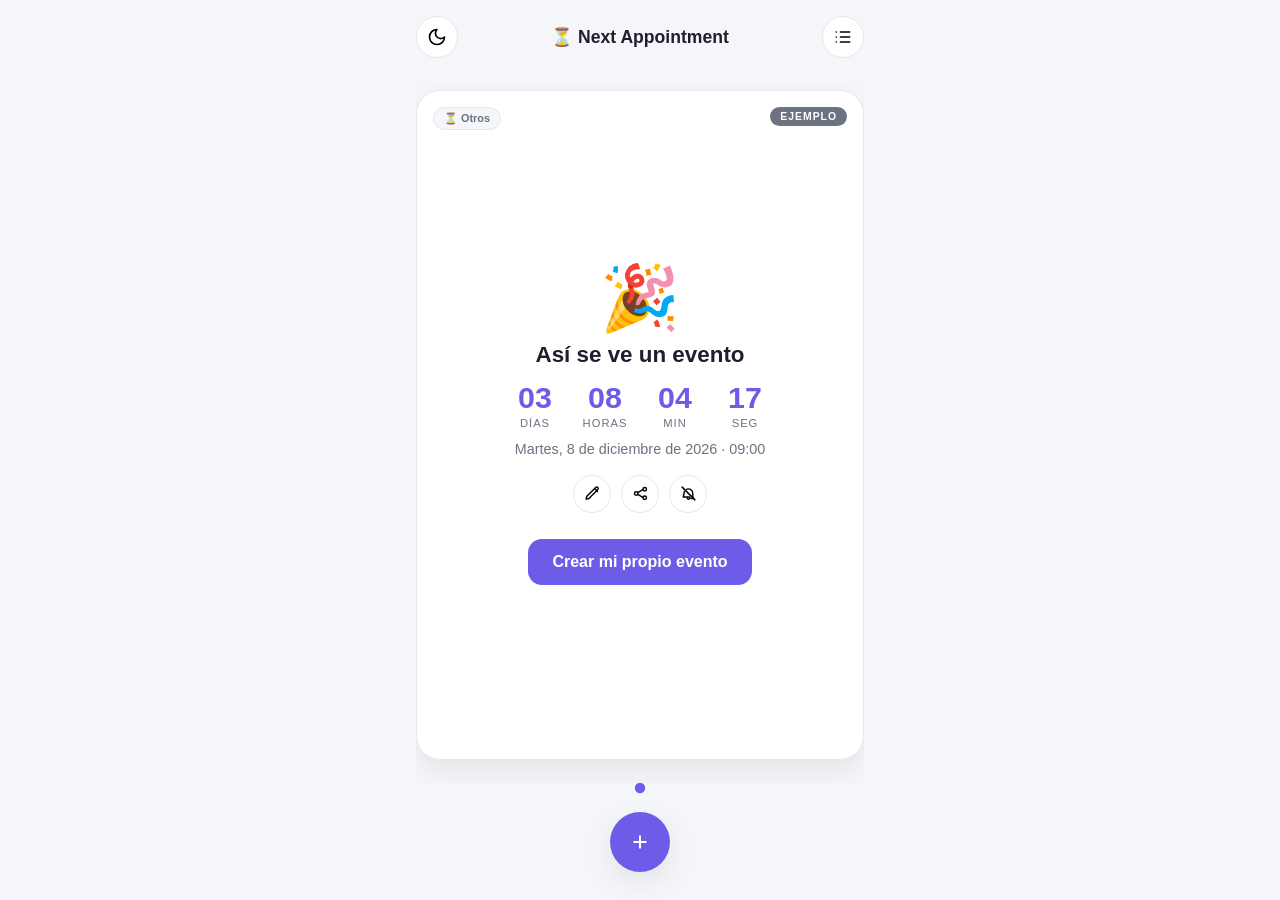
<file: index.html>
<!DOCTYPE html>
<html lang="es">
<head>
  <meta charset="UTF-8" />
  <meta name="viewport" content="width=device-width, initial-scale=1.0, viewport-fit=cover" />
  <meta name="theme-color" content="#6c5ce7" />
  <title>Next Appointment ⏳</title>
  <link rel="manifest" href="manifest.json" />
  <link rel="icon" href="icons/icon-192.png" />
  <link rel="apple-touch-icon" href="icons/icon-192.png" />
  <link rel="stylesheet" href="css/styles.css" />
</head>
<body>
  <div id="app">

    <!-- ===================== MAIN VIEW ===================== -->
    <section id="view-main" class="view view-active">
      <header class="topbar">
        <button id="btn-theme" class="icon-btn" aria-label="Cambiar tema" data-icon="moon"></button>
        <h1 class="logo">⏳ Next Appointment</h1>
        <button id="btn-list" class="icon-btn" aria-label="Ver lista" data-icon="list"></button>
      </header>

      <div id="event-carousel" class="carousel">
        <!-- Event cards are injected here by JS -->
      </div>

      <div id="empty-state" class="empty-state hidden">
        <div class="empty-icon-circle" data-icon="hourglassEmpty"></div>
        <p class="empty-title">Nada en el horizonte todavía</p>
        <p class="empty-subtitle">Crea tu primera cuenta atrás: un viaje, un cumpleaños, lo que sea que estés esperando.</p>
        <button id="btn-empty-create" class="btn-primary">Crear evento</button>
      </div>

      <div class="dots" id="carousel-dots"></div>

      <button id="btn-create" class="fab" aria-label="Crear evento" data-icon="plus"></button>
    </section>

    <!-- ===================== LIST VIEW ===================== -->
    <section id="view-list" class="view">
      <header class="topbar">
        <button class="icon-btn back-btn icon-only" data-target="view-main" aria-label="Volver" data-icon="arrowLeft"></button>
        <h1 class="logo">Mis eventos</h1>
        <div class="topbar-actions">
          <button id="btn-open-push-settings" class="icon-btn" aria-label="Notificaciones push" data-icon="bell"></button>
          <button id="btn-open-archived" class="icon-btn" aria-label="Eventos archivados" data-icon="archive"></button>
          <button id="btn-open-export" class="icon-btn" aria-label="Exportar eventos" data-icon="upload"></button>
          <button id="btn-open-import" class="icon-btn" aria-label="Importar eventos" data-icon="download"></button>
        </div>
      </header>

      <div class="search-row">
        <span class="search-icon" data-icon="search"></span>
        <input type="text" id="search-input" class="search-input" placeholder="Buscar evento..." autocomplete="off" />
        <button id="btn-clear-search" class="search-clear hidden" aria-label="Borrar búsqueda" data-icon="x"></button>
      </div>

      <div class="sort-bar" id="sort-bar">
        <button class="sort-chip active" data-sort="date-asc">Próximos primero</button>
        <button class="sort-chip" data-sort="date-desc">Lejanos primero</button>
        <button class="sort-chip" data-sort="name">Nombre A-Z</button>
        <button class="sort-chip" data-sort="created">Recién creados</button>
      </div>

      <div class="category-filter-bar" id="category-filter-bar"></div>

      <ul id="event-list" class="event-list"></ul>

      <div id="list-empty-state" class="empty-state hidden">
        <div class="empty-icon-circle empty-icon-circle-muted" id="list-empty-icon" data-icon="hourglassEmpty"></div>
        <p class="empty-title" id="list-empty-title">Nada en el horizonte todavía</p>
        <p class="empty-subtitle" id="list-empty-subtitle">No hay eventos creados todavía.</p>
        <button id="btn-list-empty-action" class="btn-secondary hidden">Ver todas las categorías</button>
      </div>

      <button id="btn-create-from-list" class="fab" aria-label="Crear evento" data-icon="plus"></button>
    </section>

    <!-- ===================== CREATE/EDIT VIEW ===================== -->
    <section id="view-form" class="view">
      <header class="topbar">
        <button class="icon-btn back-btn icon-only" data-target="view-main" aria-label="Cancelar" data-icon="arrowLeft"></button>
        <h1 class="logo" id="form-title">Nuevo evento</h1>
        <button id="btn-delete-event" class="icon-btn hidden" aria-label="Eliminar" data-icon="trash"></button>
      </header>

      <form id="event-form" class="event-form">
        <input type="hidden" id="event-id" />

        <div class="form-group">
          <label for="event-name">Nombre del evento</label>
          <input type="text" id="event-name" placeholder="Ej: Viaje a Japón" required maxlength="40" />
        </div>

        <div class="form-row">
          <div class="form-group">
            <label for="event-date">Fecha</label>
            <input type="date" id="event-date" required />
          </div>
          <div class="form-group">
            <label for="event-time">Hora</label>
            <input type="time" id="event-time" value="00:00" required />
          </div>
        </div>

        <button type="button" id="btn-toggle-advanced" class="advanced-toggle">
          <span class="advanced-toggle-icon">⚙️</span>
          <span id="advanced-toggle-label">Más opciones (icono, color, categoría...)</span>
          <span class="advanced-toggle-chevron" id="advanced-toggle-chevron">▾</span>
        </button>

        <div id="advanced-fields" class="advanced-fields" hidden>

          <div class="form-group">
            <label>Icono</label>
            <div class="emoji-grid" id="emoji-grid"></div>
            <input type="hidden" id="event-emoji" value="⏳" />
          </div>

          <div class="form-group">
            <label>Color de acento</label>
            <div class="color-grid" id="color-grid"></div>
            <input type="hidden" id="event-color" value="#6c5ce7" />
          </div>

          <div class="form-group">
            <label>Categoría</label>
            <div class="category-grid" id="category-grid"></div>
            <input type="hidden" id="event-category" value="other" />
          </div>

          <div class="form-group">
            <label class="checkbox-label">
              <input type="checkbox" id="event-repeat-toggle" />
              Repetir este evento
            </label>
            <div class="repeat-row" id="repeat-row" hidden>
              <span class="repeat-prefix">Cada</span>
              <input type="number" id="event-recurrence-interval" min="1" max="999" value="1" inputmode="numeric" />
              <select id="event-recurrence-unit">
                <option value="day">día(s)</option>
                <option value="week">semana(s)</option>
                <option value="month">mes(es)</option>
                <option value="year">año(s)</option>
              </select>
            </div>
            <p class="form-hint" id="repeat-hint" hidden>Ej: cada 2 semanas, cada 3 días, cada 1 año (cumpleaños, aniversarios...).</p>
            <div class="form-row" id="repeat-limit-row" hidden>
              <div class="form-group">
                <label for="event-recurrence-end-date">Repetir hasta (opcional)</label>
                <input type="date" id="event-recurrence-end-date" />
              </div>
              <div class="form-group">
                <label for="event-recurrence-max-count">Nº máx. de veces (opcional)</label>
                <input type="number" id="event-recurrence-max-count" min="1" max="9999" inputmode="numeric" placeholder="Sin límite" />
              </div>
            </div>
          </div>

          <div class="form-group">
            <label>Avisarme antes</label>
            <div class="notify-row">
              <div class="notify-field">
                <input type="number" id="event-notify-days" min="0" max="365" value="0" inputmode="numeric" />
                <span>días</span>
              </div>
              <div class="notify-field">
                <input type="number" id="event-notify-hours" min="0" max="23" value="0" inputmode="numeric" />
                <span>horas</span>
              </div>
              <div class="notify-field">
                <input type="number" id="event-notify-minutes" min="0" max="59" value="0" inputmode="numeric" />
                <span>min</span>
              </div>
            </div>
            <p class="form-hint" id="notify-hint">Déjalo a 0 para no avisar. Si activas las notificaciones push (🔔 en la lista de eventos), el aviso te llega aunque la app esté cerrada; si no, necesitas tenerla abierta.</p>
          </div>

        </div>

        <p class="form-hint advanced-collapsed-hint" id="advanced-collapsed-hint">Icono ⏳ · Color morado · Categoría Otros · Sin repetición · Sin aviso — puedes cambiarlo luego editando el evento.</p>


        <!-- Live preview -->
        <div class="form-group">
          <label>Vista previa</label>
          <div id="preview-card" class="event-card preview-card">
            <div class="card-emoji" id="preview-emoji">⏳</div>
            <div class="card-name" id="preview-name">Nombre del evento</div>
            <div class="card-countdown" id="preview-countdown">--d --h --m --s</div>
            <div class="card-date" id="preview-date">Selecciona una fecha</div>
          </div>
        </div>

        <button type="submit" class="btn-primary btn-block">Guardar evento</button>
      </form>
    </section>

    <!-- ===================== CELEBRATION VIEW ===================== -->
    <section id="view-celebration" class="view">
      <div class="celebration-content">
        <div id="celebration-emoji" class="celebration-emoji">🎉</div>
        <h1 id="celebration-title">¡Ya llegó el día!</h1>
        <p id="celebration-name" class="celebration-name"></p>
        <div class="confetti" id="confetti"></div>
        <button class="icon-btn back-btn" data-target="view-main">Volver al inicio</button>
      </div>
    </section>

    <!-- ===================== ARCHIVED VIEW ===================== -->
    <section id="view-archived" class="view">
      <header class="topbar">
        <button class="icon-btn back-btn icon-only" data-target="view-list" aria-label="Volver" data-icon="arrowLeft"></button>
        <h1 class="logo">Archivados</h1>
        <span class="icon-btn placeholder"></span>
      </header>

      <p class="form-hint archived-hint">Los eventos pasados se archivan automáticamente a las 24h y se eliminan a los 30 días de archivados.</p>

      <ul id="archived-list" class="event-list"></ul>

      <div id="archived-empty-state" class="empty-state hidden">
        <div class="empty-icon-circle empty-icon-circle-muted" data-icon="archive"></div>
        <p class="empty-title">No hay eventos archivados</p>
        <p class="empty-subtitle">Aquí aparecerán los eventos pasados que se archiven automáticamente.</p>
      </div>
    </section>

  </div>

  <!-- ===================== PUSH SETTINGS MODAL ===================== -->
  <div id="modal-push-settings" class="modal-overlay hidden">
    <div class="modal-card">
      <h2>Notificaciones push</h2>
      <p id="push-settings-status" class="modal-hint"></p>
      <p id="push-settings-explainer" class="modal-hint"></p>
      <div class="modal-actions modal-actions-col">
        <button id="btn-push-toggle" class="btn-primary">Activar notificaciones push</button>
        <button id="btn-push-close" class="btn-secondary">Cerrar</button>
      </div>
    </div>
  </div>

  <!-- ===================== EXPORT MODAL ===================== -->
  <div id="modal-export" class="modal-overlay hidden">
    <div class="modal-card">
      <h2>Exportar eventos</h2>
      <p class="modal-hint">Guarda una copia de seguridad de todos tus eventos activos. Puedes importarla en otro dispositivo o en la misma app si reinstalaras.</p>
      <p id="export-count" class="modal-hint"></p>
      <div class="modal-actions modal-actions-col">
        <button id="btn-export-download" class="btn-primary">⬇️ Descargar como archivo .json</button>
        <button id="btn-export-clipboard" class="btn-secondary">📋 Copiar JSON al portapapeles</button>
        <button id="btn-export-close" class="btn-secondary">Cerrar</button>
      </div>
    </div>
  </div>

  <!-- ===================== PASTE-TO-IMPORT MODAL ===================== -->
  <div id="modal-paste-import" class="modal-overlay hidden">
    <div class="modal-card">
      <h2>Importar eventos</h2>
      <p class="modal-hint">Pega aquí el enlace o código de un evento compartido, o el JSON de una exportación completa.</p>
      <textarea id="paste-import-input" class="paste-import-textarea" placeholder="https://...?import=... · código · o JSON de exportación" rows="4"></textarea>
      <p id="paste-import-error" class="paste-import-error hidden">No hemos podido leer ese contenido. Comprueba que esté completo.</p>
      <div class="modal-actions">
        <button id="btn-paste-import-file" class="btn-secondary">📂 Abrir archivo .json</button>
        <input type="file" id="import-file-input" accept=".json,application/json" class="hidden" />
      </div>
      <div class="modal-actions">
        <button id="btn-paste-import-cancel" class="btn-secondary">Cancelar</button>
        <button id="btn-paste-import-confirm" class="btn-primary">Importar</button>
      </div>
    </div>
  </div>

  <!-- ===================== BULK JSON IMPORT MODAL ===================== -->
  <div id="modal-import-json" class="modal-overlay hidden">
    <div class="modal-card">
      <h2>Importar copia de seguridad</h2>
      <p id="import-json-summary" class="modal-hint"></p>
      <p class="modal-hint">Los eventos con el mismo ID ya existente se omitirán para no crear duplicados.</p>
      <div class="modal-actions">
        <button id="btn-import-json-cancel" class="btn-secondary">Cancelar</button>
        <button id="btn-import-json-accept" class="btn-primary">Importar todos</button>
      </div>
    </div>
  </div>

  <!-- ===================== IMPORT MODAL ===================== -->
  <div id="modal-import" class="modal-overlay hidden">
    <div class="modal-card">
      <div class="modal-emoji" id="import-emoji">⏳</div>
      <h2 id="import-title">Evento compartido</h2>
      <p id="import-name" class="modal-name"></p>
      <p id="import-date" class="modal-date"></p>
      <div class="modal-actions">
        <button id="btn-import-cancel" class="btn-secondary">Descartar</button>
        <button id="btn-import-accept" class="btn-primary">Añadir a mis eventos</button>
      </div>
    </div>
  </div>

  <!-- ===================== SHARE MODAL ===================== -->
  <div id="modal-share" class="modal-overlay hidden">
    <div class="modal-card">
      <h2>Compartir evento</h2>
      <p class="modal-hint">Quien abra este enlace verá la cuenta atrás en vivo, aunque no tenga la app, y podrá añadir una copia a su lista con un toque. Si ya tiene la app instalada en iPhone, el enlace se abre en Safari: puede copiarlo y pegarlo en "Importar evento" dentro de la app.</p>
      <div class="share-link-row">
        <input type="text" id="share-link-input" readonly />
        <button id="btn-copy-link" class="btn-primary">Copiar</button>
      </div>
      <div class="modal-actions">
        <button id="btn-share-native" class="btn-secondary hidden">Compartir…</button>
        <button id="btn-share-close" class="btn-secondary">Cerrar</button>
      </div>
    </div>
  </div>

  <!-- ===================== MISSED RECURRING EVENTS BANNER ===================== -->
  <div id="modal-missed-recurring" class="modal-overlay hidden">
    <div class="modal-card">
      <h2>Mientras no abrías la app…</h2>
      <p class="modal-hint">Llegó el día de estos eventos recurrentes:</p>
      <ul id="missed-recurring-list" class="missed-recurring-list"></ul>
      <div class="modal-actions">
        <button id="btn-missed-recurring-close" class="btn-primary">Entendido</button>
      </div>
    </div>
  </div>

  <script src="js/icons.js"></script>
  <script src="js/storage.js"></script>
  <script src="js/countdown.js"></script>
  <script src="js/ui.js"></script>
  <script src="js/push.js"></script>
  <script src="js/app.js"></script>
</body>
</html>
</file>
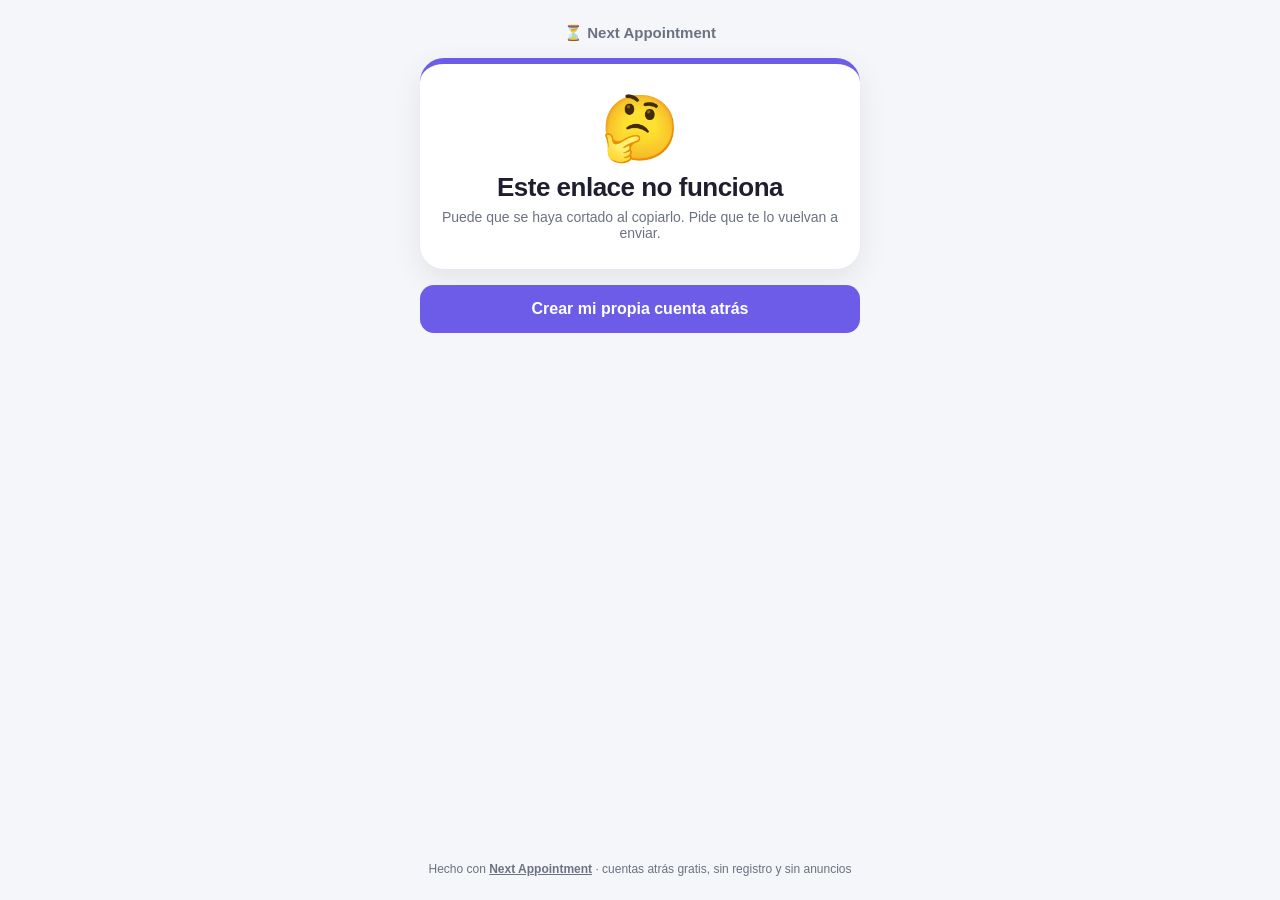
<file: cuenta.html>
<!DOCTYPE html>
<html lang="es">
<head>
  <meta charset="UTF-8" />
  <meta name="viewport" content="width=device-width, initial-scale=1.0, viewport-fit=cover" />
  <meta name="theme-color" content="#6c5ce7" />
  <title>Cuenta atrás compartida ⏳ · Next Appointment</title>
  <meta name="description" content="Alguien te ha compartido una cuenta atrás. Mírala en vivo y añádela a tu lista, gratis y sin registro." />

  <!-- Vista previa al compartir (WhatsApp, Telegram, iMessage…).
       Es estática porque GitHub Pages no puede generar una por evento. -->
  <meta property="og:type" content="website" />
  <meta property="og:site_name" content="Next Appointment" />
  <meta property="og:title" content="Te han compartido una cuenta atrás ⏳" />
  <meta property="og:description" content="Ábrela para verla en vivo y añadirla a tu lista. Gratis, sin registro." />
  <meta property="og:image" content="https://aleweing.github.io/next-appointment/icons/icon-512.png" />
  <meta name="twitter:card" content="summary" />

  <link rel="icon" href="icons/icon-192.png" />
  <link rel="apple-touch-icon" href="icons/icon-192.png" />
  <style>
    :root {
      --accent: #6c5ce7;
      --bg: #f5f6fa;
      --bg-card: #ffffff;
      --text: #1e1e2e;
      --text-muted: #6b7280;
      --border: #e5e7eb;
      --shadow: 0 10px 30px rgba(0, 0, 0, 0.08);
    }
    @media (prefers-color-scheme: dark) {
      :root {
        --bg: #0f1117;
        --bg-card: #1a1d29;
        --text: #f5f6fa;
        --text-muted: #9ca3af;
        --border: #2a2d3a;
        --shadow: 0 10px 30px rgba(0, 0, 0, 0.4);
      }
    }
    * { box-sizing: border-box; margin: 0; padding: 0; -webkit-tap-highlight-color: transparent; }
    html { touch-action: manipulation; }
    body {
      min-height: 100vh;
      min-height: 100dvh;
      font-family: -apple-system, BlinkMacSystemFont, "Segoe UI", Roboto, Helvetica, Arial, sans-serif;
      background: var(--bg);
      color: var(--text);
      display: flex;
      flex-direction: column;
      align-items: center;
      padding: calc(24px + env(safe-area-inset-top)) 16px calc(24px + env(safe-area-inset-bottom));
    }
    main { width: 100%; max-width: 440px; display: flex; flex-direction: column; gap: 16px; flex: 1; }
    .brand { text-align: center; font-weight: 700; font-size: 15px; color: var(--text-muted); text-decoration: none; }
    .card {
      background: var(--bg-card);
      border-radius: 24px;
      box-shadow: var(--shadow);
      border-top: 6px solid var(--accent);
      padding: 32px 20px 28px;
      text-align: center;
    }
    .intro { font-size: 13px; color: var(--text-muted); margin-bottom: 18px; }
    .emoji { font-size: 64px; line-height: 1; margin-bottom: 12px; }
    .name { font-size: 26px; font-weight: 800; letter-spacing: -0.5px; overflow-wrap: anywhere; }
    .date { font-size: 14px; color: var(--text-muted); margin-top: 6px; }
    .recurrence { display: inline-block; margin-top: 10px; font-size: 12px; font-weight: 600; color: var(--accent);
                  border: 1px solid var(--accent); border-radius: 99px; padding: 3px 10px; }
    .countdown { display: grid; grid-template-columns: repeat(4, 1fr); gap: 8px; margin-top: 24px; }
    .unit { background: var(--bg); border-radius: 14px; padding: 12px 4px; }
    .unit-value { font-size: 30px; font-weight: 800; font-variant-numeric: tabular-nums; color: var(--accent); }
    .unit-label { font-size: 11px; text-transform: uppercase; letter-spacing: 0.06em; color: var(--text-muted); margin-top: 2px; }
    .arrived { margin-top: 24px; font-size: 24px; font-weight: 800; color: var(--accent); }
    .btn {
      display: block; width: 100%; text-align: center; text-decoration: none; cursor: pointer;
      font: inherit; font-size: 16px; font-weight: 700; border-radius: 14px; padding: 15px; border: none;
    }
    .btn-primary { background: var(--accent); color: #fff; }
    .btn-secondary { background: var(--bg-card); color: var(--text); border: 1px solid var(--border); }
    .hint { font-size: 12px; color: var(--text-muted); text-align: center; line-height: 1.5; }
    .hint button { background: none; border: none; color: var(--accent); font: inherit; font-weight: 700; cursor: pointer; padding: 0; }
    footer { margin-top: auto; padding-top: 24px; text-align: center; font-size: 12px; color: var(--text-muted); }
    footer a { color: inherit; font-weight: 700; }
    .hidden { display: none !important; }
  </style>
</head>
<body>
  <main>
    <a class="brand" href="./">⏳ Next Appointment</a>

    <!-- Evento compartido -->
    <section id="shared" class="hidden">
      <div class="card">
        <p class="intro">Te han compartido esta cuenta atrás</p>
        <div id="emoji" class="emoji"></div>
        <h1 id="name" class="name"></h1>
        <p id="date" class="date"></p>
        <span id="recurrence" class="recurrence hidden"></span>

        <div id="countdown" class="countdown" aria-live="off">
          <div class="unit"><div id="cd-days" class="unit-value">0</div><div class="unit-label">días</div></div>
          <div class="unit"><div id="cd-hours" class="unit-value">00</div><div class="unit-label">horas</div></div>
          <div class="unit"><div id="cd-minutes" class="unit-value">00</div><div class="unit-label">min</div></div>
          <div class="unit"><div id="cd-seconds" class="unit-value">00</div><div class="unit-label">seg</div></div>
        </div>
        <p id="arrived" class="arrived hidden">¡Ya llegó! 🎉</p>
      </div>

      <div style="display:flex;flex-direction:column;gap:10px;margin-top:16px;">
        <a id="btn-add" class="btn btn-primary" href="./">Añadir a mis cuentas atrás</a>
        <a class="btn btn-secondary" href="./">Crear la mía</a>
      </div>
      <p class="hint" style="margin-top:12px;">
        ¿Tienes la app instalada en el iPhone?
        <button id="btn-copy" type="button">Copia este enlace</button>
        y pégalo en «Importar» dentro de la app.
      </p>
    </section>

    <!-- Enlace roto o incompleto -->
    <section id="invalid" class="hidden">
      <div class="card">
        <div class="emoji">🤔</div>
        <h1 class="name">Este enlace no funciona</h1>
        <p class="date">Puede que se haya cortado al copiarlo. Pide que te lo vuelvan a enviar.</p>
      </div>
      <a class="btn btn-primary" href="./" style="margin-top:16px;">Crear mi propia cuenta atrás</a>
    </section>

    <footer>
      Hecho con <a href="./">Next Appointment</a> · cuentas atrás gratis, sin registro y sin anuncios
    </footer>
  </main>

  <script src="js/countdown.js"></script>
  <script src="js/storage.js"></script>
  <script>
    (function () {
      const params = new URLSearchParams(window.location.search);
      const encoded = params.get('e') || params.get('import');
      const event = encoded ? decodeSharedEvent(encoded) : null;

      if (!event) {
        document.getElementById('invalid').classList.remove('hidden');
        return;
      }

      if (/^#[0-9a-f]{3,8}$/i.test(event.color)) {
        document.documentElement.style.setProperty('--accent', event.color);
        document.querySelector('meta[name="theme-color"]').setAttribute('content', event.color);
      }

      document.title = `${event.emoji} ${event.name} · cuenta atrás`;
      document.getElementById('emoji').textContent = event.emoji;
      document.getElementById('name').textContent = event.name;
      document.getElementById('date').textContent = Countdown.formatDate(event);

      const { unit, interval } = Countdown.getRecurrence(event);
      if (unit !== 'none') {
        const names = {
          day: ['Cada día', 'días'], week: ['Cada semana', 'semanas'],
          month: ['Cada mes', 'meses'], year: ['Cada año', 'años'],
        };
        const [one, many] = names[unit] || ['', ''];
        const el = document.getElementById('recurrence');
        el.textContent = '🔁 ' + (interval > 1 ? `Cada ${interval} ${many}` : one);
        el.classList.remove('hidden');
      }

      // La app principal ya sabe importar con ?import=
      document.getElementById('btn-add').href = './?import=' + encodeURIComponent(encoded);

      document.getElementById('btn-copy').addEventListener('click', (e) => {
        const btn = e.currentTarget;
        const done = () => { btn.textContent = '¡Copiado!'; setTimeout(() => { btn.textContent = 'Copia este enlace'; }, 1500); };
        if (navigator.clipboard) navigator.clipboard.writeText(window.location.href).then(done).catch(() => {});
      });

      document.getElementById('shared').classList.remove('hidden');

      const els = ['days', 'hours', 'minutes', 'seconds'].map((k) => document.getElementById('cd-' + k));
      function tick() {
        if (Countdown.hasElapsed(event)) {
          document.getElementById('countdown').classList.add('hidden');
          document.getElementById('arrived').classList.remove('hidden');
          return false;
        }
        const { days, hours, minutes, seconds } = Countdown.breakdown(Countdown.diffMs(event));
        els[0].textContent = days;
        els[1].textContent = pad(hours);
        els[2].textContent = pad(minutes);
        els[3].textContent = pad(seconds);
        return true;
      }
      if (tick()) {
        const timer = setInterval(() => { if (!tick()) clearInterval(timer); }, 1000);
      }
    })();
  </script>
</body>
</html>
</file>
<file: css/styles.css>
/* =========================================
   Next Appointment — Estilos
   ========================================= */

:root {
  --accent: #6c5ce7;
  --bg: #f5f6fa;
  --bg-card: #ffffff;
  --text: #1e1e2e;
  --text-muted: #6b7280;
  --border: #e5e7eb;
  --shadow: 0 10px 30px rgba(0, 0, 0, 0.08);
  --radius: 24px;
  --radius-sm: 14px;
  --transition: 0.25s ease;
}

[data-theme="dark"] {
  --bg: #0f1117;
  --bg-card: #1a1d29;
  --text: #f5f6fa;
  --text-muted: #9ca3af;
  --border: #2a2d3a;
  --shadow: 0 10px 30px rgba(0, 0, 0, 0.4);
}

* {
  box-sizing: border-box;
  margin: 0;
  padding: 0;
  -webkit-tap-highlight-color: transparent;
}

html {
  height: 100%;
  /* Evita el zoom accidental por doble-tap en iOS/Android, manteniendo
     accesible el zoom intencional de accesibilidad del sistema operativo
     (que no depende de touch-action ni del viewport meta tag). */
  touch-action: manipulation;
}

body {
  height: 100%;
  min-height: 100vh;
  min-height: 100dvh;
  font-family: -apple-system, BlinkMacSystemFont, "Segoe UI", Roboto, Helvetica, Arial, sans-serif;
  background: var(--bg);
  color: var(--text);
  transition: background var(--transition), color var(--transition);
  overflow-x: hidden;
}

#app {
  max-width: 480px;
  width: 100%;
  margin: 0 auto;
  height: 100vh;
  height: 100dvh;
  position: relative;
  display: flex;
  flex-direction: column;
  overflow: hidden;
}

/* ===== Views ===== */
.view {
  display: none;
  flex-direction: column;
  height: 100%;
  width: 100%;
  overflow-y: auto;
  -webkit-overflow-scrolling: touch;
  padding: 16px;
  padding-top: max(16px, env(safe-area-inset-top));
  padding-bottom: max(100px, calc(env(safe-area-inset-bottom) + 90px));
  padding-left: max(16px, env(safe-area-inset-left));
  padding-right: max(16px, env(safe-area-inset-right));
  box-sizing: border-box;
}

.view-active {
  display: flex;
}

@keyframes fadeIn {
  from { opacity: 0; transform: translateY(8px); }
  to { opacity: 1; transform: translateY(0); }
}

/* ===== Topbar ===== */
.topbar {
  display: flex;
  align-items: center;
  justify-content: space-between;
  margin-bottom: 24px;
}

.logo {
  font-size: 1.1rem;
  font-weight: 700;
  text-align: center;
  flex: 1;
}

.topbar-actions {
  display: flex;
  gap: 8px;
}

.icon-btn {
  background: var(--bg-card);
  border: 1px solid var(--border);
  border-radius: 50%;
  width: 42px;
  height: 42px;
  font-size: 1.1rem;
  display: flex;
  align-items: center;
  justify-content: center;
  cursor: pointer;
  transition: transform var(--transition), background var(--transition);
  flex-shrink: 0;
}

.icon-btn:active {
  transform: scale(0.92);
}

.icon-btn.placeholder {
  visibility: hidden;
}

.back-btn {
  color: var(--text);
}

/* Cuando el back-btn solo contiene un icono (sin texto), vuelve a ser circular */
.back-btn.icon-only {
  width: 42px;
  padding: 0;
}

/* SVG inline dentro de botones de icono: tamaño y color consistentes */
.icon-svg-wrap {
  display: flex;
  align-items: center;
  justify-content: center;
}

.icon-svg-wrap svg {
  width: 20px;
  height: 20px;
  display: block;
}

.fab .icon-svg-wrap svg {
  width: 26px;
  height: 26px;
}

.card-actions .icon-svg-wrap svg {
  width: 17px;
  height: 17px;
}

/* ===== Carousel / Cards ===== */
.carousel {
  display: flex;
  gap: 16px;
  overflow-x: auto;
  scroll-snap-type: x mandatory;
  scrollbar-width: none;
  padding: 8px 0 24px;
  flex: 1;
  min-height: 0;
  touch-action: pan-x;
  align-items: stretch;
  -webkit-overflow-scrolling: touch;
}

.carousel::-webkit-scrollbar {
  display: none;
}

.event-card {
  scroll-snap-align: center;
  scroll-snap-stop: always;
  min-width: 100%;
  flex-shrink: 0;
  background: var(--bg-card);
  border-radius: var(--radius);
  box-shadow: var(--shadow);
  padding: clamp(20px, 6vh, 40px) clamp(16px, 6vw, 28px);
  display: flex;
  flex-direction: column;
  align-items: center;
  justify-content: center;
  text-align: center;
  gap: clamp(8px, 2vh, 12px);
  border: 1px solid var(--border);
  position: relative;
}

.event-card.elapsed {
  border: 2px solid var(--accent-color, var(--accent));
}

.card-emoji {
  font-size: clamp(2.5rem, 10vh, 4rem);
  line-height: 1;
}

.card-name {
  font-size: clamp(1.1rem, 5vw, 1.4rem);
  font-weight: 700;
}

.card-countdown {
  font-size: clamp(1.4rem, 6vw, 2rem);
  font-weight: 800;
  font-variant-numeric: tabular-nums;
  color: var(--accent-color, var(--accent));
  letter-spacing: 1px;
}

.card-countdown-units {
  display: flex;
  gap: clamp(6px, 2vw, 14px);
  justify-content: center;
}

.countdown-unit {
  display: flex;
  flex-direction: column;
  align-items: center;
  min-width: clamp(42px, 12vw, 56px);
}

.countdown-value {
  font-size: clamp(1.3rem, 6vw, 1.9rem);
  font-weight: 800;
  font-variant-numeric: tabular-nums;
  color: var(--accent-color, var(--accent));
}

.countdown-label {
  font-size: 0.7rem;
  text-transform: uppercase;
  letter-spacing: 1px;
  color: var(--text-muted);
  margin-top: 2px;
}

.card-date {
  color: var(--text-muted);
  font-size: 0.9rem;
}

.card-badge {
  position: absolute;
  top: 16px;
  right: 16px;
  background: var(--accent-color, var(--accent));
  color: #fff;
  font-size: 0.65rem;
  font-weight: 700;
  padding: 4px 10px;
  border-radius: 999px;
  text-transform: uppercase;
  letter-spacing: 1px;
}

.card-actions {
  display: flex;
  gap: 10px;
  margin-top: 6px;
}

.card-actions .icon-btn {
  width: 38px;
  height: 38px;
  font-size: 1rem;
}

.card-example-badge {
  background: var(--text-muted);
}

.card-own-event-btn {
  margin-top: 14px;
  font-size: 0.85rem;
  padding: 10px 20px;
}

/* ===== Dots ===== */
.dots {
  display: flex;
  justify-content: center;
  gap: 8px;
  margin-bottom: 8px;
}

.dot {
  width: 8px;
  height: 8px;
  border-radius: 50%;
  background: var(--border);
  transition: background var(--transition), transform var(--transition);
}

.dot.active {
  background: var(--accent);
  transform: scale(1.3);
}

/* ===== Empty state ===== */
.empty-state {
  flex: 1;
  display: flex;
  flex-direction: column;
  align-items: center;
  justify-content: center;
  gap: 6px;
  text-align: center;
  color: var(--text-muted);
  padding: 24px;
}

.empty-state.hidden {
  display: none;
}

.empty-icon-circle {
  width: 72px;
  height: 72px;
  border-radius: 50%;
  background: color-mix(in srgb, var(--accent) 15%, transparent);
  color: var(--accent);
  display: flex;
  align-items: center;
  justify-content: center;
  margin-bottom: 10px;
}

.empty-icon-circle svg {
  width: 32px;
  height: 32px;
}

.empty-icon-circle-muted {
  background: var(--bg-card);
  color: var(--text-muted);
}

.empty-title {
  font-size: 1.05rem;
  font-weight: 700;
  color: var(--text);
}

.empty-subtitle {
  font-size: 0.88rem;
  color: var(--text-muted);
  max-width: 280px;
  line-height: 1.4;
  margin-bottom: 8px;
}

.empty-state .btn-primary,
.empty-state .btn-secondary {
  margin-top: 4px;
}

/* ===== FAB ===== */
.fab {
  position: fixed;
  bottom: max(28px, calc(env(safe-area-inset-bottom) + 16px));
  left: 50%;
  transform: translateX(-50%);
  width: 60px;
  height: 60px;
  border-radius: 50%;
  background: var(--accent);
  color: #fff;
  border: none;
  font-size: 1.8rem;
  box-shadow: var(--shadow);
  cursor: pointer;
  display: flex;
  align-items: center;
  justify-content: center;
  transition: transform var(--transition);
  z-index: 10;
}

.fab:active {
  transform: translateX(-50%) scale(0.92);
}

/* ===== Buttons ===== */
.btn-primary {
  background: var(--accent);
  color: #fff;
  border: none;
  border-radius: var(--radius-sm);
  padding: 14px 24px;
  font-size: 1rem;
  font-weight: 700;
  cursor: pointer;
  transition: transform var(--transition), opacity var(--transition);
}

.btn-primary:active {
  transform: scale(0.97);
}

.btn-block {
  width: 100%;
}

/* ===== List view ===== */
.event-list {
  list-style: none;
  display: flex;
  flex-direction: column;
  gap: 12px;
  flex: 1;
}

.event-list-item {
  background: var(--bg-card);
  border: 1px solid var(--border);
  border-radius: var(--radius-sm);
  padding: 16px;
  display: flex;
  align-items: center;
  gap: 14px;
  cursor: pointer;
  transition: transform var(--transition);
}

.event-list-item:active {
  transform: scale(0.98);
}

.event-list-emoji {
  font-size: 2rem;
  width: 48px;
  height: 48px;
  display: flex;
  align-items: center;
  justify-content: center;
  border-radius: 12px;
  flex-shrink: 0;
}

.event-list-info {
  flex: 1;
  min-width: 0;
}

.event-list-name {
  font-weight: 700;
  font-size: 1rem;
  white-space: nowrap;
  overflow: hidden;
  text-overflow: ellipsis;
}

.event-list-date {
  font-size: 0.85rem;
  color: var(--text-muted);
}

.event-list-countdown {
  font-size: 0.85rem;
  font-weight: 700;
  text-align: right;
  flex-shrink: 0;
  color: var(--accent-color, var(--accent));
}

/* ===== Form ===== */
.event-form {
  display: flex;
  flex-direction: column;
  gap: 18px;
}

.form-group {
  display: flex;
  flex-direction: column;
  gap: 8px;
}

.form-row {
  display: flex;
  gap: 12px;
}

/* ===== Advanced fields toggle (modo rápido de creación) ===== */
.advanced-toggle {
  display: flex;
  align-items: center;
  justify-content: center;
  gap: 8px;
  background: transparent;
  border: none;
  color: var(--accent);
  font-size: 0.9rem;
  font-weight: 600;
  padding: 10px 0;
  cursor: pointer;
}

.advanced-toggle-icon {
  font-size: 0.95rem;
}

.advanced-toggle-chevron {
  font-size: 0.75rem;
  transition: transform var(--transition);
}

.advanced-toggle[aria-expanded="true"] .advanced-toggle-chevron {
  transform: rotate(180deg);
}

.advanced-fields {
  display: flex;
  flex-direction: column;
  gap: 18px;
}

.advanced-fields[hidden] {
  display: none;
}

.advanced-collapsed-hint {
  text-align: center;
}

.advanced-collapsed-hint[hidden] {
  display: none;
}

.form-row .form-group {
  flex: 1;
}

label {
  font-size: 0.85rem;
  font-weight: 600;
  color: var(--text-muted);
}

input[type="text"],
input[type="date"],
input[type="time"] {
  background: var(--bg-card);
  border: 1px solid var(--border);
  border-radius: var(--radius-sm);
  padding: 12px 14px;
  font-size: 1rem;
  color: var(--text);
  width: 100%;
}

select {
  background: var(--bg-card);
  border: 1px solid var(--border);
  border-radius: var(--radius-sm);
  padding: 12px 14px;
  font-size: 1rem;
  color: var(--text);
  width: 100%;
  appearance: none;
  -webkit-appearance: none;
  background-image: linear-gradient(45deg, transparent 50%, var(--text-muted) 50%), linear-gradient(135deg, var(--text-muted) 50%, transparent 50%);
  background-position: calc(100% - 20px) center, calc(100% - 15px) center;
  background-size: 5px 5px, 5px 5px;
  background-repeat: no-repeat;
}

input:focus, select:focus {
  outline: 2px solid var(--accent);
}

/* ===== Repeat row (cantidad + unidad, estilo alarma) ===== */
.repeat-row {
  display: flex;
  align-items: center;
  gap: 10px;
  margin-top: 10px;
}

.repeat-row[hidden] {
  display: none;
}

.repeat-prefix {
  font-size: 0.9rem;
  color: var(--text-muted);
  flex-shrink: 0;
}

.repeat-row input[type="number"] {
  width: 64px;
  flex-shrink: 0;
  background: var(--bg-card);
  border: 1px solid var(--border);
  border-radius: var(--radius-sm);
  padding: 12px 10px;
  font-size: 1rem;
  color: var(--text);
  text-align: center;
  font-variant-numeric: tabular-nums;
  -moz-appearance: textfield;
}

.repeat-row input[type="number"]::-webkit-outer-spin-button,
.repeat-row input[type="number"]::-webkit-inner-spin-button {
  -webkit-appearance: none;
  margin: 0;
}

.repeat-row select {
  flex: 1;
}

.repeat-limit-row {
  display: flex;
  gap: 10px;
  margin-top: 10px;
}

.repeat-limit-row[hidden] {
  display: none;
}

.repeat-limit-field {
  flex: 1;
  display: flex;
  flex-direction: column;
  gap: 4px;
  min-width: 0;
}

.repeat-limit-field label {
  font-size: 0.78rem;
  color: var(--text-muted);
}

.repeat-limit-field input {
  width: 100%;
  background: var(--bg-card);
  border: 1px solid var(--border);
  border-radius: var(--radius-sm);
  padding: 12px 10px;
  font-size: 1rem;
  color: var(--text);
  font-variant-numeric: tabular-nums;
  -moz-appearance: textfield;
}

.repeat-limit-field input[type="number"]::-webkit-outer-spin-button,
.repeat-limit-field input[type="number"]::-webkit-inner-spin-button {
  -webkit-appearance: none;
  margin: 0;
}

.checkbox-group {
  flex-direction: row;
  align-items: center;
}

.checkbox-label {
  display: flex;
  align-items: center;
  gap: 10px;
  font-size: 0.9rem;
  color: var(--text);
  cursor: pointer;
}

.checkbox-label input {
  width: 18px;
  height: 18px;
}

/* ===== Emoji / Color grids ===== */
.emoji-grid, .color-grid {
  display: grid;
  grid-template-columns: repeat(8, 1fr);
  gap: 8px;
}

.emoji-option, .color-option {
  width: 100%;
  aspect-ratio: 1;
  border-radius: 12px;
  border: 2px solid var(--border);
  background: var(--bg-card);
  font-size: 1.3rem;
  display: flex;
  align-items: center;
  justify-content: center;
  cursor: pointer;
  transition: border-color var(--transition), transform var(--transition);
}

.emoji-option.selected, .color-option.selected {
  border-color: var(--accent);
  transform: scale(1.1);
}

.color-option {
  border: 2px solid transparent;
}

.color-option.selected {
  border-color: var(--text);
}

/* ===== Category grid (form) ===== */
.category-grid {
  display: grid;
  grid-template-columns: repeat(auto-fill, minmax(90px, 1fr));
  gap: 8px;
}

.category-option {
  display: flex;
  flex-direction: column;
  align-items: center;
  gap: 4px;
  padding: 10px 6px;
  border-radius: 12px;
  border: 2px solid var(--border);
  background: var(--bg-card);
  color: var(--text);
  cursor: pointer;
  transition: border-color var(--transition), transform var(--transition);
  font-size: 0.75rem;
  font-weight: 600;
}

.category-option .category-emoji {
  font-size: 1.3rem;
}

.category-option.selected {
  border-color: var(--accent);
  transform: scale(1.04);
}

/* ===== Category filter bar (list view) ===== */
.category-filter-bar {
  display: flex;
  align-items: center;
  gap: 8px;
  overflow-x: auto;
  overflow-y: hidden;
  scrollbar-width: none;
  margin-bottom: 16px;
  flex-shrink: 0;
  height: 38px;
}

.category-filter-bar::-webkit-scrollbar {
  display: none;
}

.category-chip {
  flex-shrink: 0;
  background: var(--bg-card);
  border: 1px solid var(--border);
  border-radius: 999px;
  padding: 7px 16px;
  font-size: 0.8rem;
  font-weight: 600;
  color: var(--text-muted);
  cursor: pointer;
  transition: background var(--transition), color var(--transition), border-color var(--transition);
  white-space: nowrap;
  box-sizing: border-box;
  line-height: 1.3;
}

.category-chip.active {
  background: var(--text);
  border-color: var(--text);
  color: var(--bg);
}

/* ===== Category badge on card ===== */
.card-category-badge {
  position: absolute;
  top: 16px;
  left: 16px;
  background: var(--bg);
  color: var(--text-muted);
  font-size: 0.68rem;
  font-weight: 600;
  padding: 4px 10px;
  border-radius: 999px;
  border: 1px solid var(--border);
}

/* ===== Category tag in list item ===== */
.event-list-category {
  font-size: 0.75rem;
  color: var(--text-muted);
}

/* ===== Preview card ===== */
.preview-card {
  padding: 24px;
  gap: 6px;
}

.preview-card .card-emoji {
  font-size: 2.5rem;
}

.preview-card .card-name {
  font-size: 1.1rem;
}

.preview-card .card-countdown {
  font-size: 1.3rem;
}

/* ===== Celebration ===== */
#view-celebration {
  align-items: center;
  justify-content: center;
  overflow: hidden;
  position: relative;
}

.celebration-content {
  display: flex;
  flex-direction: column;
  align-items: center;
  gap: 16px;
  text-align: center;
  position: relative;
  z-index: 1;
  flex: 1;
  justify-content: center;
}

.celebration-emoji {
  font-size: clamp(3rem, 12vh, 5rem);
  animation: bounce 1s infinite;
}

@keyframes bounce {
  0%, 100% { transform: translateY(0); }
  50% { transform: translateY(-20px); }
}

.celebration-name {
  font-size: 1.2rem;
  color: var(--text-muted);
}

.confetti {
  position: absolute;
  inset: 0;
  pointer-events: none;
  overflow: hidden;
  z-index: 0;
}

.confetti-piece {
  position: absolute;
  top: -10px;
  width: 8px;
  height: 16px;
  opacity: 0.9;
  animation: fall linear forwards;
}

@keyframes fall {
  to {
    transform: translateY(110vh) rotate(720deg);
    opacity: 0;
  }
}

.hidden {
  display: none !important;
}

.view-slide-in-right {
  animation: slideInFromRight 0.32s cubic-bezier(0.4, 0, 0.2, 1);
}

.view-slide-in-left {
  animation: slideInFromLeft 0.32s cubic-bezier(0.4, 0, 0.2, 1);
}

@keyframes slideInFromRight {
  from { transform: translateX(24px); opacity: 0; }
  to { transform: translateX(0); opacity: 1; }
}

@keyframes slideInFromLeft {
  from { transform: translateX(-24px); opacity: 0; }
  to { transform: translateX(0); opacity: 1; }
}

/* ===== Search bar (list view) ===== */
.search-row {
  display: flex;
  align-items: center;
  gap: 8px;
  background: var(--bg-card);
  border: 1px solid var(--border);
  border-radius: var(--radius-sm);
  padding: 10px 14px;
  margin-bottom: 14px;
  flex-shrink: 0;
  min-height: 42px;
  box-sizing: border-box;
}

.search-icon {
  display: flex;
  align-items: center;
  justify-content: center;
  color: var(--text-muted);
  flex-shrink: 0;
}

.search-icon svg {
  width: 17px;
  height: 17px;
  display: block;
}

.search-input {
  flex: 1;
  border: none;
  background: transparent;
  font-size: 0.95rem;
  color: var(--text);
  min-width: 0;
}

.search-input:focus {
  outline: none;
}

.search-input::placeholder {
  color: var(--text-muted);
}

.search-clear {
  background: none;
  border: none;
  color: var(--text-muted);
  cursor: pointer;
  display: flex;
  align-items: center;
  justify-content: center;
  flex-shrink: 0;
  padding: 2px;
}

.search-clear svg {
  width: 15px;
  height: 15px;
  display: block;
}

.search-clear.hidden {
  display: none;
}

/* ===== Sort bar (list view) ===== */
.sort-bar {
  display: flex;
  align-items: center;
  gap: 8px;
  overflow-x: auto;
  overflow-y: hidden;
  scrollbar-width: none;
  margin-bottom: 12px;
  flex-shrink: 0;
  height: 38px;
}

.sort-bar::-webkit-scrollbar {
  display: none;
}

.sort-chip {
  flex-shrink: 0;
  background: var(--bg-card);
  border: 1px solid var(--border);
  border-radius: 999px;
  padding: 7px 16px;
  font-size: 0.8rem;
  font-weight: 600;
  color: var(--text-muted);
  cursor: pointer;
  transition: background var(--transition), color var(--transition), border-color var(--transition);
  white-space: nowrap;
  box-sizing: border-box;
  line-height: 1.3;
}

.sort-chip.active {
  background: var(--accent);
  border-color: var(--accent);
  color: #fff;
}

/* ===== Form hint ===== */
.form-hint {
  font-size: 0.78rem;
  color: var(--text-muted);
  font-weight: 400;
  margin-top: -2px;
}

.archived-hint {
  margin-bottom: 18px;
  margin-top: -4px;
}

.archived-list-item {
  opacity: 0.85;
}

.archived-restore-btn {
  flex-shrink: 0;
  background: var(--bg-card);
  border: 1px solid var(--border);
  border-radius: 50%;
  width: 36px;
  height: 36px;
  display: flex;
  align-items: center;
  justify-content: center;
  cursor: pointer;
  color: var(--text);
}

.archived-restore-btn svg {
  width: 16px;
  height: 16px;
}

.notify-row {
  display: flex;
  gap: 10px;
}

.notify-field {
  flex: 1;
  display: flex;
  flex-direction: column;
  align-items: center;
  gap: 4px;
  background: var(--bg-card);
  border: 1px solid var(--border);
  border-radius: var(--radius-sm);
  padding: 10px 6px;
}

.notify-field input[type="number"] {
  width: 100%;
  text-align: center;
  border: none;
  background: transparent;
  color: var(--text);
  font-size: 1.2rem;
  font-weight: 700;
  font-variant-numeric: tabular-nums;
  -moz-appearance: textfield;
}

.notify-field input[type="number"]::-webkit-outer-spin-button,
.notify-field input[type="number"]::-webkit-inner-spin-button {
  -webkit-appearance: none;
  margin: 0;
}

.notify-field input:focus {
  outline: none;
}

.notify-field span {
  font-size: 0.7rem;
  color: var(--text-muted);
  text-transform: uppercase;
  letter-spacing: 0.5px;
}

/* ===== Secondary button ===== */
.btn-secondary {
  background: transparent;
  color: var(--text);
  border: 1px solid var(--border);
  border-radius: var(--radius-sm);
  padding: 14px 24px;
  font-size: 1rem;
  font-weight: 700;
  cursor: pointer;
  transition: transform var(--transition), background var(--transition);
}

.btn-secondary:active {
  transform: scale(0.97);
}

/* ===== Modals ===== */
.modal-overlay {
  position: fixed;
  inset: 0;
  background: rgba(0, 0, 0, 0.5);
  display: flex;
  align-items: center;
  justify-content: center;
  z-index: 100;
  padding: 20px;
  animation: fadeIn 0.2s ease;
}

.modal-overlay.hidden {
  display: none !important;
}

.modal-card {
  background: var(--bg-card);
  border-radius: var(--radius);
  padding: 28px;
  max-width: 400px;
  width: 100%;
  max-height: 90vh;
  max-height: 90dvh;
  overflow-y: auto;
  text-align: center;
  box-shadow: var(--shadow);
  display: flex;
  flex-direction: column;
  gap: 12px;
}

.modal-emoji {
  font-size: 3rem;
}

.modal-name {
  font-size: 1.1rem;
  font-weight: 700;
}

.modal-date, .modal-hint {
  color: var(--text-muted);
  font-size: 0.9rem;
}

.modal-actions {
  display: flex;
  gap: 10px;
  margin-top: 8px;
}

.modal-actions button {
  flex: 1;
}

/* ===== Missed recurring events banner ===== */
.missed-recurring-list {
  list-style: none;
  display: flex;
  flex-direction: column;
  gap: 0;
  width: 100%;
  text-align: left;
}

.missed-recurring-item {
  display: flex;
  align-items: center;
  gap: 10px;
  padding: 10px 0;
  border-top: 1px solid var(--border);
}

.missed-recurring-item:first-child {
  border-top: none;
}

.missed-recurring-emoji {
  font-size: 1.4rem;
  flex-shrink: 0;
}

.missed-recurring-info {
  flex: 1;
}

.missed-recurring-name {
  font-size: 0.9rem;
  font-weight: 600;
  color: var(--text);
}

.missed-recurring-date {
  font-size: 0.8rem;
  color: var(--text-muted);
}

.share-link-row {
  display: flex;
  gap: 8px;
}

.share-link-row input {
  flex: 1;
  background: var(--bg);
  border: 1px solid var(--border);
  border-radius: var(--radius-sm);
  padding: 10px 12px;
  font-size: 0.85rem;
  color: var(--text);
  min-width: 0;
}

.share-link-row button {
  flex-shrink: 0;
  padding: 10px 16px;
  font-size: 0.85rem;
}

/* ===== Paste-to-import modal ===== */
.paste-import-textarea {
  width: 100%;
  background: var(--bg);
  border: 1px solid var(--border);
  border-radius: var(--radius-sm);
  padding: 12px 14px;
  font-size: 0.9rem;
  color: var(--text);
  font-family: inherit;
  resize: vertical;
  min-height: 70px;
}

.paste-import-textarea:focus {
  outline: 2px solid var(--accent);
}

.paste-import-error {
  font-size: 0.82rem;
  color: #e74c3c;
  text-align: left;
}

.paste-import-error.hidden {
  display: none;
}

/* ===== Notification bell on card ===== */
.card-actions .icon-btn.notify-active {
  background: var(--accent);
  color: #fff;
  border-color: var(--accent);
}

/* ===== Export modal — botones en columna ===== */
.modal-actions-col {
  display: flex;
  flex-direction: column;
  gap: 10px;
  margin-top: 8px;
}

.modal-actions-col button {
  width: 100%;
}

/* ===== File input oculto (activado por botón) ===== */
input[type="file"].hidden {
  display: none;
}
</file>
